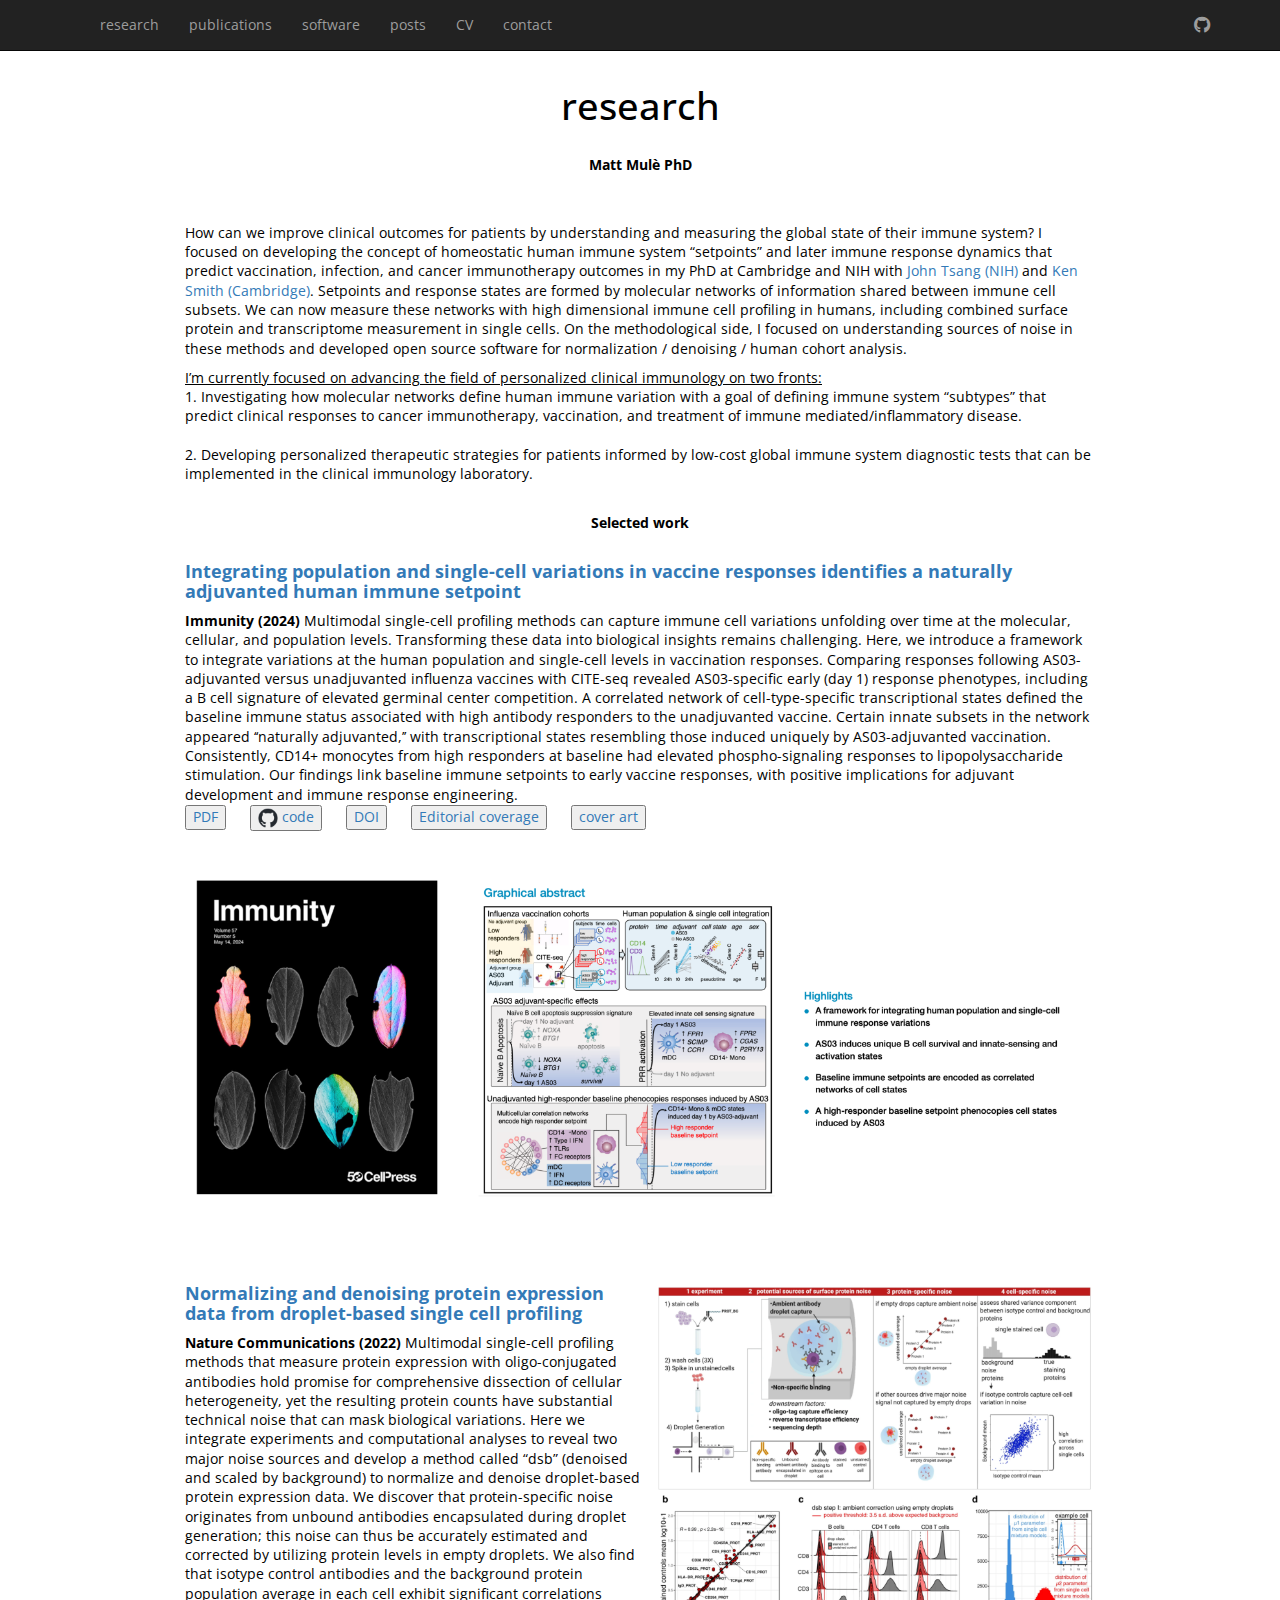
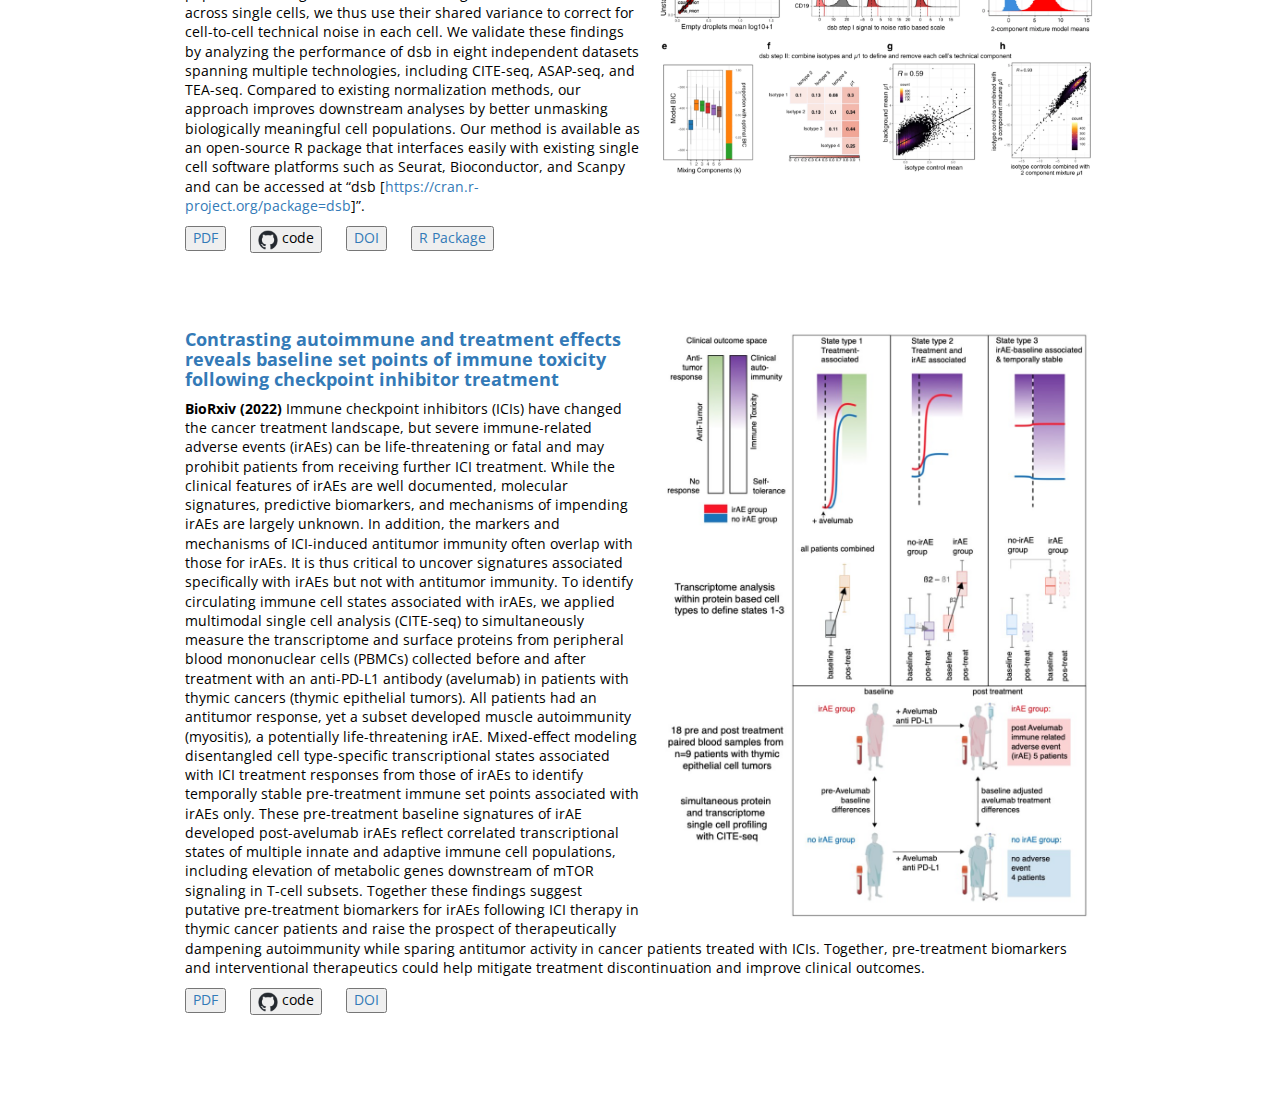
<file: docs/index.html>
<!DOCTYPE html>

<html>

<head>

<meta charset="utf-8" />
<meta name="generator" content="pandoc" />
<meta http-equiv="X-UA-Compatible" content="IE=EDGE" />




<title>research</title>

<script src="site_libs/header-attrs-2.21/header-attrs.js"></script>
<script src="site_libs/jquery-3.6.0/jquery-3.6.0.min.js"></script>
<meta name="viewport" content="width=device-width, initial-scale=1" />
<link href="site_libs/bootstrap-3.3.5/css/bootstrap.min.css" rel="stylesheet" />
<script src="site_libs/bootstrap-3.3.5/js/bootstrap.min.js"></script>
<script src="site_libs/bootstrap-3.3.5/shim/html5shiv.min.js"></script>
<script src="site_libs/bootstrap-3.3.5/shim/respond.min.js"></script>
<style>h1 {font-size: 34px;}
       h1.title {font-size: 38px;}
       h2 {font-size: 30px;}
       h3 {font-size: 24px;}
       h4 {font-size: 18px;}
       h5 {font-size: 16px;}
       h6 {font-size: 12px;}
       code {color: inherit; background-color: rgba(0, 0, 0, 0.04);}
       pre:not([class]) { background-color: white }</style>
<script src="site_libs/navigation-1.1/tabsets.js"></script>
<link href="site_libs/font-awesome-6.4.0/css/all.min.css" rel="stylesheet" />
<link href="site_libs/font-awesome-6.4.0/css/v4-shims.min.css" rel="stylesheet" />

<style type="text/css">
  code{white-space: pre-wrap;}
  span.smallcaps{font-variant: small-caps;}
  span.underline{text-decoration: underline;}
  div.column{display: inline-block; vertical-align: top; width: 50%;}
  div.hanging-indent{margin-left: 1.5em; text-indent: -1.5em;}
  ul.task-list{list-style: none;}
    </style>







<link rel="stylesheet" href="style.css" type="text/css" />



<style type = "text/css">
.main-container {
  max-width: 940px;
  margin-left: auto;
  margin-right: auto;
}
img {
  max-width:100%;
}
.tabbed-pane {
  padding-top: 12px;
}
.html-widget {
  margin-bottom: 20px;
}
button.code-folding-btn:focus {
  outline: none;
}
summary {
  display: list-item;
}
details > summary > p:only-child {
  display: inline;
}
pre code {
  padding: 0;
}
</style>


<style type="text/css">
.dropdown-submenu {
  position: relative;
}
.dropdown-submenu>.dropdown-menu {
  top: 0;
  left: 100%;
  margin-top: -6px;
  margin-left: -1px;
  border-radius: 0 6px 6px 6px;
}
.dropdown-submenu:hover>.dropdown-menu {
  display: block;
}
.dropdown-submenu>a:after {
  display: block;
  content: " ";
  float: right;
  width: 0;
  height: 0;
  border-color: transparent;
  border-style: solid;
  border-width: 5px 0 5px 5px;
  border-left-color: #cccccc;
  margin-top: 5px;
  margin-right: -10px;
}
.dropdown-submenu:hover>a:after {
  border-left-color: #adb5bd;
}
.dropdown-submenu.pull-left {
  float: none;
}
.dropdown-submenu.pull-left>.dropdown-menu {
  left: -100%;
  margin-left: 10px;
  border-radius: 6px 0 6px 6px;
}
</style>

<script type="text/javascript">
// manage active state of menu based on current page
$(document).ready(function () {
  // active menu anchor
  href = window.location.pathname
  href = href.substr(href.lastIndexOf('/') + 1)
  if (href === "")
    href = "index.html";
  var menuAnchor = $('a[href="' + href + '"]');

  // mark the anchor link active (and if it's in a dropdown, also mark that active)
  var dropdown = menuAnchor.closest('li.dropdown');
  if (window.bootstrap) { // Bootstrap 4+
    menuAnchor.addClass('active');
    dropdown.find('> .dropdown-toggle').addClass('active');
  } else { // Bootstrap 3
    menuAnchor.parent().addClass('active');
    dropdown.addClass('active');
  }

  // Navbar adjustments
  var navHeight = $(".navbar").first().height() + 15;
  var style = document.createElement('style');
  var pt = "padding-top: " + navHeight + "px; ";
  var mt = "margin-top: -" + navHeight + "px; ";
  var css = "";
  // offset scroll position for anchor links (for fixed navbar)
  for (var i = 1; i <= 6; i++) {
    css += ".section h" + i + "{ " + pt + mt + "}\n";
  }
  style.innerHTML = "body {" + pt + "padding-bottom: 40px; }\n" + css;
  document.head.appendChild(style);
});
</script>

<!-- tabsets -->

<style type="text/css">
.tabset-dropdown > .nav-tabs {
  display: inline-table;
  max-height: 500px;
  min-height: 44px;
  overflow-y: auto;
  border: 1px solid #ddd;
  border-radius: 4px;
}

.tabset-dropdown > .nav-tabs > li.active:before, .tabset-dropdown > .nav-tabs.nav-tabs-open:before {
  content: "\e259";
  font-family: 'Glyphicons Halflings';
  display: inline-block;
  padding: 10px;
  border-right: 1px solid #ddd;
}

.tabset-dropdown > .nav-tabs.nav-tabs-open > li.active:before {
  content: "\e258";
  font-family: 'Glyphicons Halflings';
  border: none;
}

.tabset-dropdown > .nav-tabs > li.active {
  display: block;
}

.tabset-dropdown > .nav-tabs > li > a,
.tabset-dropdown > .nav-tabs > li > a:focus,
.tabset-dropdown > .nav-tabs > li > a:hover {
  border: none;
  display: inline-block;
  border-radius: 4px;
  background-color: transparent;
}

.tabset-dropdown > .nav-tabs.nav-tabs-open > li {
  display: block;
  float: none;
}

.tabset-dropdown > .nav-tabs > li {
  display: none;
}
</style>

<!-- code folding -->




</head>

<body>


<div class="container-fluid main-container">




<div class="navbar navbar-inverse  navbar-fixed-top" role="navigation">
  <div class="container">
    <div class="navbar-header">
      <button type="button" class="navbar-toggle collapsed" data-toggle="collapse" data-bs-toggle="collapse" data-target="#navbar" data-bs-target="#navbar">
        <span class="icon-bar"></span>
        <span class="icon-bar"></span>
        <span class="icon-bar"></span>
      </button>
      <a class="navbar-brand" href="index.html"> </a>
    </div>
    <div id="navbar" class="navbar-collapse collapse">
      <ul class="nav navbar-nav">
        <li>
  <a href="./index.html">research</a>
</li>
<li>
  <a href="./research.html">publications</a>
</li>
<li>
  <a href="./dsb.ref.html">software</a>
</li>
<li>
  <a href="./posts.html">posts</a>
</li>
<li>
  <a href="./MatthewMule_CV_2024.pdf">CV</a>
</li>
<li>
  <a href="./contact.me.html">contact</a>
</li>
      </ul>
      <ul class="nav navbar-nav navbar-right">
        <li>
  <a href="https://github.com/MattPM">
    <span class="fa fa-github fa-lg"></span>
     
  </a>
</li>
      </ul>
    </div><!--/.nav-collapse -->
  </div><!--/.container -->
</div><!--/.navbar -->

<div id="header">



<h1 class="title toc-ignore">research</h1>

</div>


<br>
<center>
<strong>Matt Mulè PhD</strong>
</center>
<p><br> <br></p>
<p>How can we improve clinical outcomes for patients by understanding
and measuring the global state of their immune system? I focused on
developing the concept of homeostatic human immune system “setpoints”
and later immune response dynamics that predict vaccination, infection,
and cancer immunotherapy outcomes in my PhD at Cambridge and NIH with <a
href="https://medicine.yale.edu/profile/john-tsang/?tab=bio">John Tsang
(NIH)</a> and <a
href="https://www.wehi.edu.au/researcher/ken-smith/">Ken Smith
(Cambridge)</a>. Setpoints and response states are formed by molecular
networks of information shared between immune cell subsets. We can now
measure these networks with high dimensional immune cell profiling in
humans, including combined surface protein and transcriptome measurement
in single cells. On the methodological side, I focused on understanding
sources of noise in these methods and developed open source software for
normalization / denoising / human cohort analysis.</p>
<p><u>I’m currently focused on advancing the field of personalized
clinical immunology on two fronts: </u> <br> 1. Investigating how
molecular networks define human immune variation with a goal of defining
immune system “subtypes” that predict clinical responses to cancer
immunotherapy, vaccination, and treatment of immune
mediated/inflammatory disease. <br> <br> 2. Developing personalized
therapeutic strategies for patients informed by low-cost global immune
system diagnostic tests that can be implemented in the clinical
immunology laboratory.</p>
<br>
<center>
<strong>Selected work</strong>
</center>
<p><br></p>
<div
id="integrating-population-and-single-cell-variations-in-vaccine-responses-identifies-a-naturally-adjuvanted-human-immune-setpoint"
class="section level4">
<h4><a href="/man/pdf/MPM_immunity_2024.pdf"><strong>Integrating
population and single-cell variations in vaccine responses identifies a
naturally adjuvanted human immune setpoint</strong></a></h4>
<strong>Immunity (2024)</strong> Multimodal single-cell profiling
methods can capture immune cell variations unfolding over time at the
molecular, cellular, and population levels. Transforming these data into
biological insights remains challenging. Here, we introduce a framework
to integrate variations at the human population and single-cell levels
in vaccination responses. Comparing responses following AS03-adjuvanted
versus unadjuvanted influenza vaccines with CITE-seq revealed
AS03-specific early (day 1) response phenotypes, including a B cell
signature of elevated germinal center competition. A correlated network
of cell-type-specific transcriptional states defined the baseline immune
status associated with high antibody responders to the unadjuvanted
vaccine. Certain innate subsets in the network appeared ‘‘naturally
adjuvanted,’’ with transcriptional states resembling those induced
uniquely by AS03-adjuvanted vaccination. Consistently, CD14+ monocytes
from high responders at baseline had elevated phospho-signaling
responses to lipopolysaccharide stimulation. Our findings link baseline
immune setpoints to early vaccine responses, with positive implications
for adjuvant development and immune response engineering.
<div class="button-container">
<p><a href="/man/pdf/natural_adjuvant_immunity_2024.pdf">
<button>PDF</button> </a> <a href="https://niaid.github.io/fsc/">
<button><img src="man/figures/github-mark.png" width="20" alt="GitHub">
code</button> </a>
<a href="https:/doi.org/10.1016/j.immuni.2024.04.009">
<button>DOI</button> </a>
<a href="/man/pdf/immunity_2024_editorial.pdf"> <button>Editorial
coverage</button> </a>
<a href="https://twitter.com/MPMule/status/1790479570979672126">
<button>cover art</button> </a></p>
</div>
<p><br></p>
<p align="center">
<img width = "1000" src="man/figures/immunity_20243.png"/>
</p>
<p><br> <br> <br></p>
<p><img align="right"  height = "500" style="margin-left: 15px;" src="man/figures/dsb_fig1.png" /></p>
</div>
<div
id="normalizing-and-denoising-protein-expression-data-from-droplet-based-single-cell-profiling"
class="section level4">
<h4><a
href="https://www.nature.com/articles/s41467-022-29356-8"><strong>Normalizing
and denoising protein expression data from droplet-based single cell
profiling</strong></a></h4>
<p><strong>Nature Communications (2022)</strong> Multimodal single-cell
profiling methods that measure protein expression with oligo-conjugated
antibodies hold promise for comprehensive dissection of cellular
heterogeneity, yet the resulting protein counts have substantial
technical noise that can mask biological variations. Here we integrate
experiments and computational analyses to reveal two major noise sources
and develop a method called “dsb” (denoised and scaled by background) to
normalize and denoise droplet-based protein expression data. We discover
that protein-specific noise originates from unbound antibodies
encapsulated during droplet generation; this noise can thus be
accurately estimated and corrected by utilizing protein levels in empty
droplets. We also find that isotype control antibodies and the
background protein population average in each cell exhibit significant
correlations across single cells, we thus use their shared variance to
correct for cell-to-cell technical noise in each cell. We validate these
findings by analyzing the performance of dsb in eight independent
datasets spanning multiple technologies, including CITE-seq, ASAP-seq,
and TEA-seq. Compared to existing normalization methods, our approach
improves downstream analyses by better unmasking biologically meaningful
cell populations. Our method is available as an open-source R package
that interfaces easily with existing single cell software platforms such
as Seurat, Bioconductor, and Scanpy and can be accessed at “dsb [<a
href="https://cran.r-project.org/package=dsb"
class="uri">https://cran.r-project.org/package=dsb</a>]”.</p>
<div class="button-container">
<p><a href="/man/pdf/dsb_paper_2022.pdf"> <button>PDF</button> </a>
<a href="https://github.com/niaid/dsb_manuscript"> <button><a
href="https://github.com/niaid/dsb_manuscript"><img src="man/figures/github-mark.png" width="20"></a>
code </button> </a>
<a href="https://www.nature.com/articles/s41467-022-29356-8">
<button>DOI</button> </a>
<a href="https://CRAN.R-project.org/package=dsb"> <button>R
Package</button> </a></p>
</div>
<p><br> <br> <br></p>
<p><img align="right" height = "600" style="margin-left: 15px;" src="man/figures/irae_diagram.png" /></p>
</div>
<div
id="contrasting-autoimmune-and-treatment-effects-reveals-baseline-set-points-of-immune-toxicity-following-checkpoint-inhibitor-treatment"
class="section level4">
<h4><a
href="https://www.biorxiv.org/content/10.1101/2022.06.05.494592v1"><strong>Contrasting
autoimmune and treatment effects reveals baseline set points of immune
toxicity following checkpoint inhibitor treatment</strong></a></h4>
<p><strong>BioRxiv (2022)</strong> Immune checkpoint inhibitors (ICIs)
have changed the cancer treatment landscape, but severe immune-related
adverse events (irAEs) can be life-threatening or fatal and may prohibit
patients from receiving further ICI treatment. While the clinical
features of irAEs are well documented, molecular signatures, predictive
biomarkers, and mechanisms of impending irAEs are largely unknown. In
addition, the markers and mechanisms of ICI-induced antitumor immunity
often overlap with those for irAEs. It is thus critical to uncover
signatures associated specifically with irAEs but not with antitumor
immunity. To identify circulating immune cell states associated with
irAEs, we applied multimodal single cell analysis (CITE-seq) to
simultaneously measure the transcriptome and surface proteins from
peripheral blood mononuclear cells (PBMCs) collected before and after
treatment with an anti-PD-L1 antibody (avelumab) in patients with thymic
cancers (thymic epithelial tumors). All patients had an antitumor
response, yet a subset developed muscle autoimmunity (myositis), a
potentially life-threatening irAE. Mixed-effect modeling disentangled
cell type-specific transcriptional states associated with ICI treatment
responses from those of irAEs to identify temporally stable
pre-treatment immune set points associated with irAEs only. These
pre-treatment baseline signatures of irAE developed post-avelumab irAEs
reflect correlated transcriptional states of multiple innate and
adaptive immune cell populations, including elevation of metabolic genes
downstream of mTOR signaling in T-cell subsets. Together these findings
suggest putative pre-treatment biomarkers for irAEs following ICI
therapy in thymic cancer patients and raise the prospect of
therapeutically dampening autoimmunity while sparing antitumor activity
in cancer patients treated with ICIs. Together, pre-treatment biomarkers
and interventional therapeutics could help mitigate treatment
discontinuation and improve clinical outcomes.</p>
<div class="button-container">
<p><a href="https://www.biorxiv.org/content/10.1101/2022.06.05.494592v1">
<button>PDF</button> </a>
<a href="https://github.com/niaid/irae_manuscript"> <button><a
href="https://github.com/niaid/irae_manuscript"><img src="man/figures/github-mark.png" width="20"></a>
code </button> </a>
<a href="https://www.biorxiv.org/content/10.1101/2022.06.05.494592v1">
<button>DOI</button> </a></p>
</div>
<p><br></p>
</div>




</div>

<script>

// add bootstrap table styles to pandoc tables
function bootstrapStylePandocTables() {
  $('tr.odd').parent('tbody').parent('table').addClass('table table-condensed');
}
$(document).ready(function () {
  bootstrapStylePandocTables();
});


</script>

<!-- tabsets -->

<script>
$(document).ready(function () {
  window.buildTabsets("TOC");
});

$(document).ready(function () {
  $('.tabset-dropdown > .nav-tabs > li').click(function () {
    $(this).parent().toggleClass('nav-tabs-open');
  });
});
</script>

<!-- code folding -->


<!-- dynamically load mathjax for compatibility with self-contained -->
<script>
  (function () {
    var script = document.createElement("script");
    script.type = "text/javascript";
    script.src  = "https://mathjax.rstudio.com/latest/MathJax.js?config=TeX-AMS-MML_HTMLorMML";
    document.getElementsByTagName("head")[0].appendChild(script);
  })();
</script>

</body>
</html>
</file>
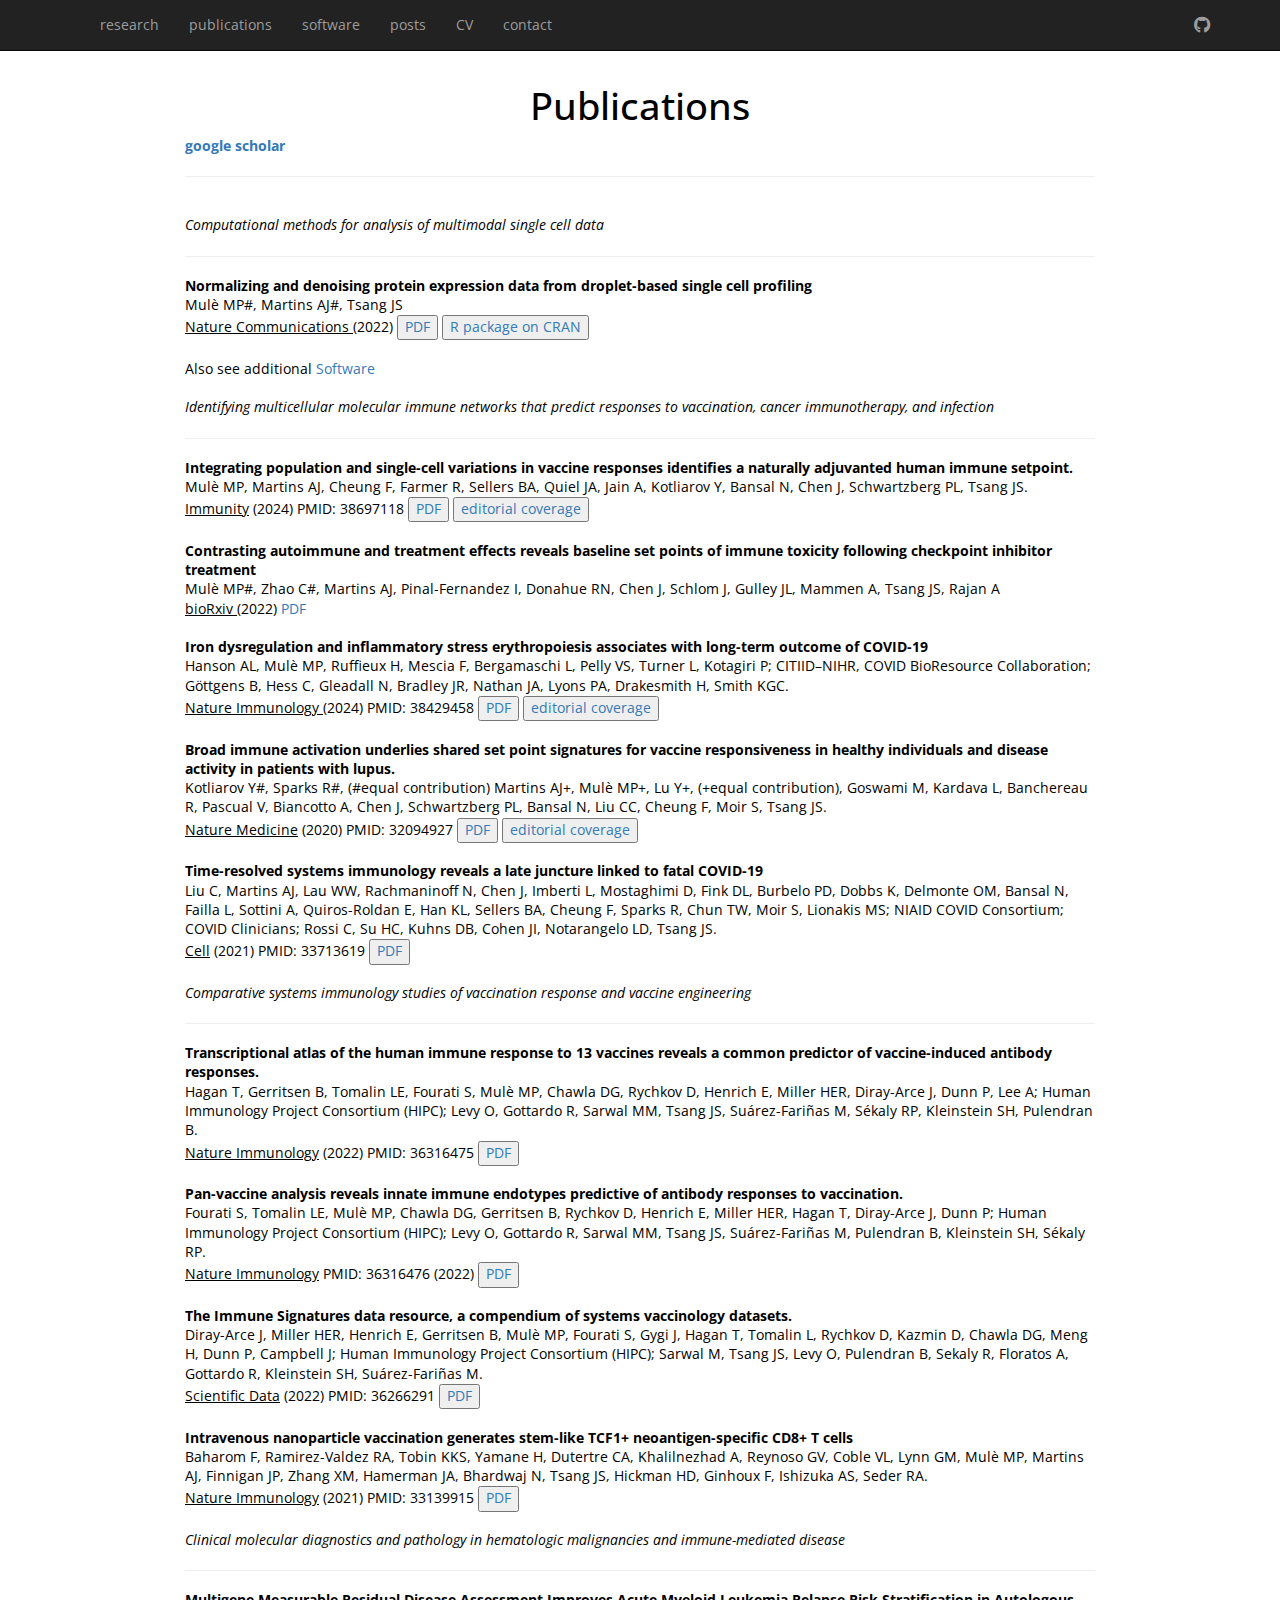
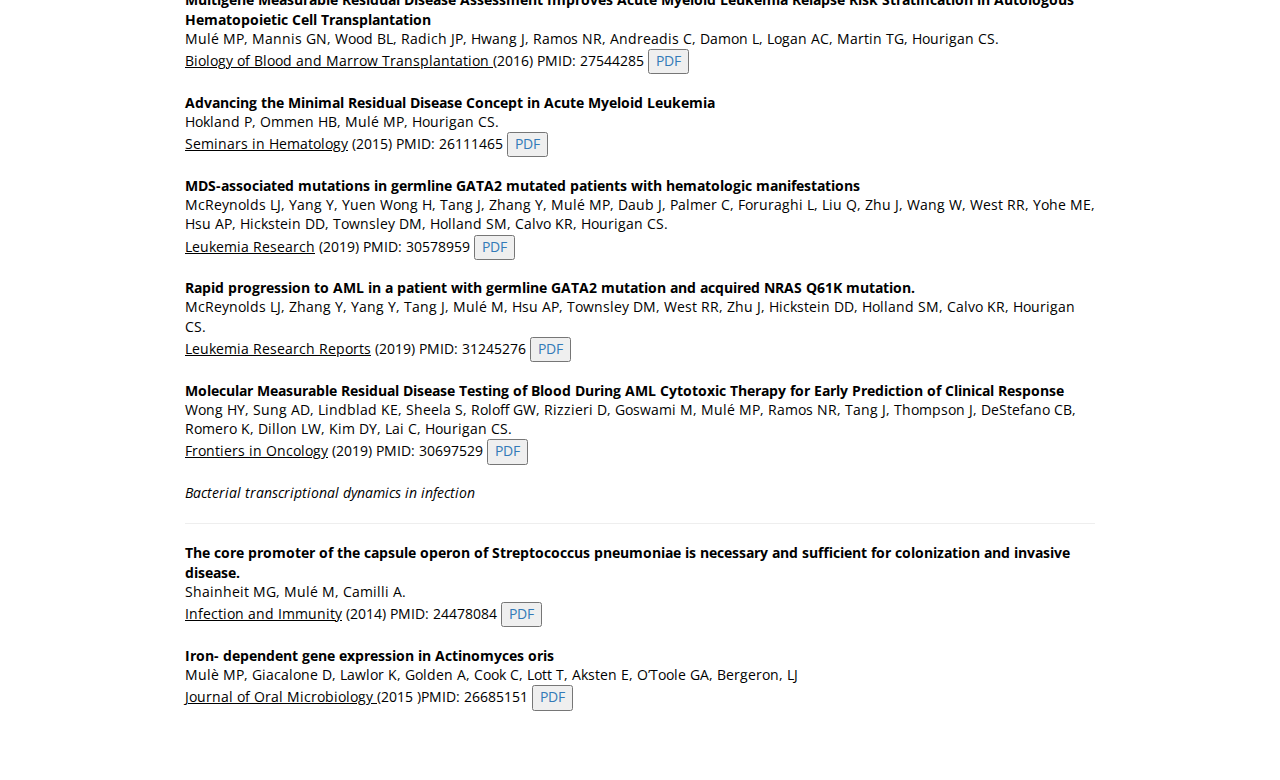
<file: docs/research.html>
<!DOCTYPE html>

<html>

<head>

<meta charset="utf-8" />
<meta name="generator" content="pandoc" />
<meta http-equiv="X-UA-Compatible" content="IE=EDGE" />




<title>Publications</title>

<script src="site_libs/header-attrs-2.21/header-attrs.js"></script>
<script src="site_libs/jquery-3.6.0/jquery-3.6.0.min.js"></script>
<meta name="viewport" content="width=device-width, initial-scale=1" />
<link href="site_libs/bootstrap-3.3.5/css/bootstrap.min.css" rel="stylesheet" />
<script src="site_libs/bootstrap-3.3.5/js/bootstrap.min.js"></script>
<script src="site_libs/bootstrap-3.3.5/shim/html5shiv.min.js"></script>
<script src="site_libs/bootstrap-3.3.5/shim/respond.min.js"></script>
<style>h1 {font-size: 34px;}
       h1.title {font-size: 38px;}
       h2 {font-size: 30px;}
       h3 {font-size: 24px;}
       h4 {font-size: 18px;}
       h5 {font-size: 16px;}
       h6 {font-size: 12px;}
       code {color: inherit; background-color: rgba(0, 0, 0, 0.04);}
       pre:not([class]) { background-color: white }</style>
<script src="site_libs/navigation-1.1/tabsets.js"></script>
<link href="site_libs/font-awesome-6.4.0/css/all.min.css" rel="stylesheet" />
<link href="site_libs/font-awesome-6.4.0/css/v4-shims.min.css" rel="stylesheet" />

<style type="text/css">
  code{white-space: pre-wrap;}
  span.smallcaps{font-variant: small-caps;}
  span.underline{text-decoration: underline;}
  div.column{display: inline-block; vertical-align: top; width: 50%;}
  div.hanging-indent{margin-left: 1.5em; text-indent: -1.5em;}
  ul.task-list{list-style: none;}
    </style>







<link rel="stylesheet" href="style.css" type="text/css" />



<style type = "text/css">
.main-container {
  max-width: 940px;
  margin-left: auto;
  margin-right: auto;
}
img {
  max-width:100%;
}
.tabbed-pane {
  padding-top: 12px;
}
.html-widget {
  margin-bottom: 20px;
}
button.code-folding-btn:focus {
  outline: none;
}
summary {
  display: list-item;
}
details > summary > p:only-child {
  display: inline;
}
pre code {
  padding: 0;
}
</style>


<style type="text/css">
.dropdown-submenu {
  position: relative;
}
.dropdown-submenu>.dropdown-menu {
  top: 0;
  left: 100%;
  margin-top: -6px;
  margin-left: -1px;
  border-radius: 0 6px 6px 6px;
}
.dropdown-submenu:hover>.dropdown-menu {
  display: block;
}
.dropdown-submenu>a:after {
  display: block;
  content: " ";
  float: right;
  width: 0;
  height: 0;
  border-color: transparent;
  border-style: solid;
  border-width: 5px 0 5px 5px;
  border-left-color: #cccccc;
  margin-top: 5px;
  margin-right: -10px;
}
.dropdown-submenu:hover>a:after {
  border-left-color: #adb5bd;
}
.dropdown-submenu.pull-left {
  float: none;
}
.dropdown-submenu.pull-left>.dropdown-menu {
  left: -100%;
  margin-left: 10px;
  border-radius: 6px 0 6px 6px;
}
</style>

<script type="text/javascript">
// manage active state of menu based on current page
$(document).ready(function () {
  // active menu anchor
  href = window.location.pathname
  href = href.substr(href.lastIndexOf('/') + 1)
  if (href === "")
    href = "index.html";
  var menuAnchor = $('a[href="' + href + '"]');

  // mark the anchor link active (and if it's in a dropdown, also mark that active)
  var dropdown = menuAnchor.closest('li.dropdown');
  if (window.bootstrap) { // Bootstrap 4+
    menuAnchor.addClass('active');
    dropdown.find('> .dropdown-toggle').addClass('active');
  } else { // Bootstrap 3
    menuAnchor.parent().addClass('active');
    dropdown.addClass('active');
  }

  // Navbar adjustments
  var navHeight = $(".navbar").first().height() + 15;
  var style = document.createElement('style');
  var pt = "padding-top: " + navHeight + "px; ";
  var mt = "margin-top: -" + navHeight + "px; ";
  var css = "";
  // offset scroll position for anchor links (for fixed navbar)
  for (var i = 1; i <= 6; i++) {
    css += ".section h" + i + "{ " + pt + mt + "}\n";
  }
  style.innerHTML = "body {" + pt + "padding-bottom: 40px; }\n" + css;
  document.head.appendChild(style);
});
</script>

<!-- tabsets -->

<style type="text/css">
.tabset-dropdown > .nav-tabs {
  display: inline-table;
  max-height: 500px;
  min-height: 44px;
  overflow-y: auto;
  border: 1px solid #ddd;
  border-radius: 4px;
}

.tabset-dropdown > .nav-tabs > li.active:before, .tabset-dropdown > .nav-tabs.nav-tabs-open:before {
  content: "\e259";
  font-family: 'Glyphicons Halflings';
  display: inline-block;
  padding: 10px;
  border-right: 1px solid #ddd;
}

.tabset-dropdown > .nav-tabs.nav-tabs-open > li.active:before {
  content: "\e258";
  font-family: 'Glyphicons Halflings';
  border: none;
}

.tabset-dropdown > .nav-tabs > li.active {
  display: block;
}

.tabset-dropdown > .nav-tabs > li > a,
.tabset-dropdown > .nav-tabs > li > a:focus,
.tabset-dropdown > .nav-tabs > li > a:hover {
  border: none;
  display: inline-block;
  border-radius: 4px;
  background-color: transparent;
}

.tabset-dropdown > .nav-tabs.nav-tabs-open > li {
  display: block;
  float: none;
}

.tabset-dropdown > .nav-tabs > li {
  display: none;
}
</style>

<!-- code folding -->




</head>

<body>


<div class="container-fluid main-container">




<div class="navbar navbar-inverse  navbar-fixed-top" role="navigation">
  <div class="container">
    <div class="navbar-header">
      <button type="button" class="navbar-toggle collapsed" data-toggle="collapse" data-bs-toggle="collapse" data-target="#navbar" data-bs-target="#navbar">
        <span class="icon-bar"></span>
        <span class="icon-bar"></span>
        <span class="icon-bar"></span>
      </button>
      <a class="navbar-brand" href="index.html"> </a>
    </div>
    <div id="navbar" class="navbar-collapse collapse">
      <ul class="nav navbar-nav">
        <li>
  <a href="./index.html">research</a>
</li>
<li>
  <a href="./research.html">publications</a>
</li>
<li>
  <a href="./dsb.ref.html">software</a>
</li>
<li>
  <a href="./posts.html">posts</a>
</li>
<li>
  <a href="./MatthewMule_CV_2024.pdf">CV</a>
</li>
<li>
  <a href="./contact.me.html">contact</a>
</li>
      </ul>
      <ul class="nav navbar-nav navbar-right">
        <li>
  <a href="https://github.com/MattPM">
    <span class="fa fa-github fa-lg"></span>
     
  </a>
</li>
      </ul>
    </div><!--/.nav-collapse -->
  </div><!--/.container -->
</div><!--/.navbar -->

<div id="header">



<h1 class="title toc-ignore">Publications</h1>

</div>


<p><strong><a
href="https://scholar.google.com/citations?user=eDbDGyIAAAAJ&amp;hl=en">google
scholar</a></strong></p>
<hr />
<br> <em>Computational methods for analysis of multimodal single cell
data</em>
<hr>
<strong>Normalizing and denoising protein expression data from
droplet-based single cell profiling</strong> <br> Mulè MP#, Martins AJ#,
Tsang JS <br> <u> Nature Communications </u> (2022)
<a href="/man/pdf/dsb_paper_2022.pdf"> <button>PDF</button> </a> </u>
<a href="https://github.com/niaid/dsb"> <button>R package on
CRAN</button> </a> <br> <br> Also see additional <a
href="https://mattpm.net/dsb.ref.html">Software</a> <br> <br>
<em>Identifying multicellular molecular immune networks that predict
responses to vaccination, cancer immunotherapy, and infection</em>
<hr>
<strong>Integrating population and single-cell variations in vaccine
responses identifies a naturally adjuvanted human immune
setpoint.</strong><br> Mulè MP, Martins AJ, Cheung F, Farmer R, Sellers
BA, Quiel JA, Jain A, Kotliarov Y, Bansal N, Chen J, Schwartzberg PL,
Tsang JS. <br> <u>Immunity</u> (2024) PMID: 38697118
<a href="/man/pdf/natural_adjuvant_immunity_2024.pdf">
<button>PDF</button> </a>
<a href="/man/pdf/immunity_2024_editorial.pdf"> <button>editorial
coverage</button> </a> <br> <br> <strong>Contrasting autoimmune and
treatment effects reveals baseline set points of immune toxicity
following checkpoint inhibitor treatment</strong> <br> Mulè MP#, Zhao
C#, Martins AJ, Pinal-Fernandez I, Donahue RN, Chen J, Schlom J, Gulley
JL, Mammen A, Tsang JS, Rajan A <br> <u>bioRxiv </u> (2022) <a
href="https://doi.org/10.1101/2022.06.05.494592">PDF</a> <br> <br>
<strong>Iron dysregulation and inflammatory stress erythropoiesis
associates with long-term outcome of COVID-19</strong> <br> Hanson AL,
Mulè MP, Ruffieux H, Mescia F, Bergamaschi L, Pelly VS, Turner L,
Kotagiri P; CITIID–NIHR, COVID BioResource Collaboration; Göttgens B,
Hess C, Gleadall N, Bradley JR, Nathan JA, Lyons PA, Drakesmith H, Smith
KGC. <br> <u> Nature Immunology </u> (2024) PMID: 38429458
<a href="/man/pdf/iron_covid_2024.pdf"> <button>PDF</button> </a>
<a href="/man/pdf/iron_covid_editorial.pdf"> <button>editorial
coverage</button> </a> <br> <br> <strong>Broad immune activation
underlies shared set point signatures for vaccine responsiveness in
healthy individuals and disease activity in patients with
lupus.</strong><br> Kotliarov Y#, Sparks R#, (#equal contribution)
Martins AJ+, Mulè MP+, Lu Y+, (+equal contribution), Goswami M, Kardava
L, Banchereau R, Pascual V, Biancotto A, Chen J, Schwartzberg PL, Bansal
N, Liu CC, Cheung F, Moir S, Tsang JS. <br> <u>Nature Medicine</u>
(2020) PMID: 32094927
<a href="/man/pdf/shared_setpoint_natmed_2020.pdf"> <button>PDF</button>
<a href="/man/pdf/shared_setpoint_editorial.pdf"> <button>editorial
coverage</button> </a> </a> <br> <br> <strong>Time-resolved systems
immunology reveals a late juncture linked to fatal COVID-19</strong>
<br> Liu C, Martins AJ, Lau WW, Rachmaninoff N, Chen J, Imberti L,
Mostaghimi D, Fink DL, Burbelo PD, Dobbs K, Delmonte OM, Bansal N,
Failla L, Sottini A, Quiros-Roldan E, Han KL, Sellers BA, Cheung F,
Sparks R, Chun TW, Moir S, Lionakis MS; NIAID COVID Consortium; COVID
Clinicians; Rossi C, Su HC, Kuhns DB, Cohen JI, Notarangelo LD, Tsang
JS. <br> <u>Cell</u> (2021) PMID: 33713619
<a href="https://www.cell.com/action/showPdf?pii=S0092-8674%2821%2900168-9">
<button>PDF</button> </a> <br> <br> <em>Comparative systems immunology
studies of vaccination response and vaccine engineering</em>
<hr>
<strong>Transcriptional atlas of the human immune response to 13
vaccines reveals a common predictor of vaccine-induced antibody
responses.</strong> <br>Hagan T, Gerritsen B, Tomalin LE, Fourati S,
Mulè MP, Chawla DG, Rychkov D, Henrich E, Miller HER, Diray-Arce J, Dunn
P, Lee A; Human Immunology Project Consortium (HIPC); Levy O, Gottardo
R, Sarwal MM, Tsang JS, Suárez-Fariñas M, Sékaly RP, Kleinstein SH,
Pulendran B. <br> <u>Nature Immunology</u> (2022) PMID: 36316475
<a href="https://pubmed.ncbi.nlm.nih.gov/36316475/">
<button>PDF</button> </a> <br> <br> <strong>Pan-vaccine analysis reveals
innate immune endotypes predictive of antibody responses to
vaccination.</strong><br> Fourati S, Tomalin LE, Mulè MP, Chawla DG,
Gerritsen B, Rychkov D, Henrich E, Miller HER, Hagan T, Diray-Arce J,
Dunn P; Human Immunology Project Consortium (HIPC); Levy O, Gottardo R,
Sarwal MM, Tsang JS, Suárez-Fariñas M, Pulendran B, Kleinstein SH,
Sékaly RP. <br> <u>Nature Immunology</u> PMID: 36316476 (2022)
<a href="https://www.ncbi.nlm.nih.gov/pmc/articles/PMC9747610/">
<button>PDF</button> </a> <br> <br> <strong>The Immune Signatures data
resource, a compendium of systems vaccinology datasets.</strong><br />
Diray-Arce J, Miller HER, Henrich E, Gerritsen B, Mulè MP, Fourati S,
Gygi J, Hagan T, Tomalin L, Rychkov D, Kazmin D, Chawla DG, Meng H, Dunn
P, Campbell J; Human Immunology Project Consortium (HIPC); Sarwal M,
Tsang JS, Levy O, Pulendran B, Sekaly R, Floratos A, Gottardo R,
Kleinstein SH, Suárez-Fariñas M. <br> <u>Scientific Data</u> (2022)
PMID: 36266291
<a href="https://www.nature.com/articles/s41597-022-01714-7">
<button>PDF</button> </a> <br> <br> <strong>Intravenous nanoparticle
vaccination generates stem-like TCF1+ neoantigen-specific CD8+ T
cells</strong> <br> Baharom F, Ramirez-Valdez RA, Tobin KKS, Yamane H,
Dutertre CA, Khalilnezhad A, Reynoso GV, Coble VL, Lynn GM, Mulè MP,
Martins AJ, Finnigan JP, Zhang XM, Hamerman JA, Bhardwaj N, Tsang JS,
Hickman HD, Ginhoux F, Ishizuka AS, Seder RA. <br> <u>Nature
Immunology</u> (2021) PMID: 33139915
<a href="/man/pdf/neoantigen_vaccine_2021.pdf"> <button>PDF</button>
</a> <br> <br> <em>Clinical molecular diagnostics and pathology in
hematologic malignancies and immune-mediated disease</em>
<hr>
<strong>Multigene Measurable Residual Disease Assessment Improves Acute
Myeloid Leukemia Relapse Risk Stratification in Autologous Hematopoietic
Cell Transplantation</strong> <br> Mulé MP, Mannis GN, Wood BL, Radich
JP, Hwang J, Ramos NR, Andreadis C, Damon L, Logan AC, Martin TG,
Hourigan CS. <br><u>Biology of Blood and Marrow Transplantation </u>
(2016) PMID: 27544285 <a href="/man/pdf/automrd_BBMT_2016.pdf">
<button>PDF</button> </a> <br> <br> <strong>Advancing the Minimal
Residual Disease Concept in Acute Myeloid Leukemia</strong> <br> Hokland
P, Ommen HB, Mulé MP, Hourigan CS. <br> <u>Seminars in Hematology</u>
(2015) PMID: 26111465
<a href="/man/pdf/advancing_mrd_seminars_hematology_2015.pdf">
<button>PDF</button> </a> <br> <br> <strong>MDS-associated mutations in
germline GATA2 mutated patients with hematologic
manifestations</strong><br> McReynolds LJ, Yang Y, Yuen Wong H, Tang J,
Zhang Y, Mulé MP, Daub J, Palmer C, Foruraghi L, Liu Q, Zhu J, Wang W,
West RR, Yohe ME, Hsu AP, Hickstein DD, Townsley DM, Holland SM, Calvo
KR, Hourigan CS. <br> <u>Leukemia Research</u> (2019) PMID: 30578959
<a href="/man/pdf/GATA2_cohort_2019.pdf"> <button>PDF</button> </a> <br>
<br> <strong>Rapid progression to AML in a patient with germline GATA2
mutation and acquired NRAS Q61K mutation.</strong> <br> McReynolds LJ,
Zhang Y, Yang Y, Tang J, Mulé M, Hsu AP, Townsley DM, West RR, Zhu J,
Hickstein DD, Holland SM, Calvo KR, Hourigan CS. <br> <u>Leukemia
Research Reports</u> (2019) PMID: 31245276
<a href="/man/pdf/GATA2_AML_2019.pdf"> <button>PDF</button> </a> <br>
<br> <strong>Molecular Measurable Residual Disease Testing of Blood
During AML Cytotoxic Therapy for Early Prediction of Clinical
Response</strong> <br> Wong HY, Sung AD, Lindblad KE, Sheela S, Roloff
GW, Rizzieri D, Goswami M, Mulé MP, Ramos NR, Tang J, Thompson J,
DeStefano CB, Romero K, Dillon LW, Kim DY, Lai C, Hourigan CS. <br>
<u>Frontiers in Oncology</u> (2019) PMID: 30697529
<a href="/man/pdf/early_mrd_frontiers_2019.pdf"> <button>PDF</button>
</a> <br> <br> <em>Bacterial transcriptional dynamics in infection</em>
<hr>
<p><strong>The core promoter of the capsule operon of Streptococcus
pneumoniae is necessary and sufficient for colonization and invasive
disease.</strong><br> Shainheit MG, Mulé M, Camilli A. <br> <u>Infection
and Immunity</u> (2014) PMID: 24478084
<a href="https://www.ncbi.nlm.nih.gov/pmc/articles/PMC3911406/pdf/zii694.pdf">
<button>PDF</button> </a> <br> <br> <strong>Iron- dependent gene
expression in Actinomyces oris</strong> <br> Mulè MP, Giacalone D,
Lawlor K, Golden A, Cook C, Lott T, Aksten E, O’Toole GA, Bergeron, LJ
<br> <u> Journal of Oral Microbiology </u> (2015 )PMID: 26685151
<a href="https://www.ncbi.nlm.nih.gov/pmc/articles/PMC4684579/pdf/JOM-7-29800.pdf">
<button>PDF</button> </a> <br> <br></p>




</div>

<script>

// add bootstrap table styles to pandoc tables
function bootstrapStylePandocTables() {
  $('tr.odd').parent('tbody').parent('table').addClass('table table-condensed');
}
$(document).ready(function () {
  bootstrapStylePandocTables();
});


</script>

<!-- tabsets -->

<script>
$(document).ready(function () {
  window.buildTabsets("TOC");
});

$(document).ready(function () {
  $('.tabset-dropdown > .nav-tabs > li').click(function () {
    $(this).parent().toggleClass('nav-tabs-open');
  });
});
</script>

<!-- code folding -->


<!-- dynamically load mathjax for compatibility with self-contained -->
<script>
  (function () {
    var script = document.createElement("script");
    script.type = "text/javascript";
    script.src  = "https://mathjax.rstudio.com/latest/MathJax.js?config=TeX-AMS-MML_HTMLorMML";
    document.getElementsByTagName("head")[0].appendChild(script);
  })();
</script>

</body>
</html>
</file>
<file: docs/style.css>
@import url('https://fonts.googleapis.com/css2?family=Open+Sans:ital,wght@0,400;0,700;1,400&display=swap');

 /*------------- Whole Document---------------- */

body {
    font-family: 'Open Sans';
    font-size: 13.5px;
    color: #000000;
}


/* link hover effect */
a:hover {
    color: orange;
}

h1 {
  text-align: center;
}

button-container {
  display: flex; /* Use flexbox - row */
}

.button-container button {
  margin-right: 20px; /* spacing bet. buttons */
}
</file>
<file: docs/site_libs/font-awesome-6.4.0/css/v4-shims.min.css>
/*!
 * Font Awesome Free 6.4.0 by @fontawesome - https://fontawesome.com
 * License - https://fontawesome.com/license/free (Icons: CC BY 4.0, Fonts: SIL OFL 1.1, Code: MIT License)
 * Copyright 2023 Fonticons, Inc.
 */
.fa.fa-glass:before{content:"\f000"}.fa.fa-envelope-o{font-family:"Font Awesome 6 Free";font-weight:400}.fa.fa-envelope-o:before{content:"\f0e0"}.fa.fa-star-o{font-family:"Font Awesome 6 Free";font-weight:400}.fa.fa-star-o:before{content:"\f005"}.fa.fa-close:before,.fa.fa-remove:before{content:"\f00d"}.fa.fa-gear:before{content:"\f013"}.fa.fa-trash-o{font-family:"Font Awesome 6 Free";font-weight:400}.fa.fa-trash-o:before{content:"\f2ed"}.fa.fa-home:before{content:"\f015"}.fa.fa-file-o{font-family:"Font Awesome 6 Free";font-weight:400}.fa.fa-file-o:before{content:"\f15b"}.fa.fa-clock-o{font-family:"Font Awesome 6 Free";font-weight:400}.fa.fa-clock-o:before{content:"\f017"}.fa.fa-arrow-circle-o-down{font-family:"Font Awesome 6 Free";font-weight:400}.fa.fa-arrow-circle-o-down:before{content:"\f358"}.fa.fa-arrow-circle-o-up{font-family:"Font Awesome 6 Free";font-weight:400}.fa.fa-arrow-circle-o-up:before{content:"\f35b"}.fa.fa-play-circle-o{font-family:"Font Awesome 6 Free";font-weight:400}.fa.fa-play-circle-o:before{content:"\f144"}.fa.fa-repeat:before,.fa.fa-rotate-right:before{content:"\f01e"}.fa.fa-refresh:before{content:"\f021"}.fa.fa-list-alt{font-family:"Font Awesome 6 Free";font-weight:400}.fa.fa-list-alt:before{content:"\f022"}.fa.fa-dedent:before{content:"\f03b"}.fa.fa-video-camera:before{content:"\f03d"}.fa.fa-picture-o{font-family:"Font Awesome 6 Free";font-weight:400}.fa.fa-picture-o:before{content:"\f03e"}.fa.fa-photo{font-family:"Font Awesome 6 Free";font-weight:400}.fa.fa-photo:before{content:"\f03e"}.fa.fa-image{font-family:"Font Awesome 6 Free";font-weight:400}.fa.fa-image:before{content:"\f03e"}.fa.fa-map-marker:before{content:"\f3c5"}.fa.fa-pencil-square-o{font-family:"Font Awesome 6 Free";font-weight:400}.fa.fa-pencil-square-o:before{content:"\f044"}.fa.fa-edit{font-family:"Font Awesome 6 Free";font-weight:400}.fa.fa-edit:before{content:"\f044"}.fa.fa-share-square-o:before{content:"\f14d"}.fa.fa-check-square-o{font-family:"Font Awesome 6 Free";font-weight:400}.fa.fa-check-square-o:before{content:"\f14a"}.fa.fa-arrows:before{content:"\f0b2"}.fa.fa-times-circle-o{font-family:"Font Awesome 6 Free";font-weight:400}.fa.fa-times-circle-o:before{content:"\f057"}.fa.fa-check-circle-o{font-family:"Font Awesome 6 Free";font-weight:400}.fa.fa-check-circle-o:before{content:"\f058"}.fa.fa-mail-forward:before{content:"\f064"}.fa.fa-expand:before{content:"\f424"}.fa.fa-compress:before{content:"\f422"}.fa.fa-eye,.fa.fa-eye-slash{font-family:"Font Awesome 6 Free";font-weight:400}.fa.fa-warning:before{content:"\f071"}.fa.fa-calendar:before{content:"\f073"}.fa.fa-arrows-v:before{content:"\f338"}.fa.fa-arrows-h:before{content:"\f337"}.fa.fa-bar-chart-o:before,.fa.fa-bar-chart:before{content:"\e0e3"}.fa.fa-twitter-square{font-family:"Font Awesome 6 Brands";font-weight:400}.fa.fa-twitter-square:before{content:"\f081"}.fa.fa-facebook-square{font-family:"Font Awesome 6 Brands";font-weight:400}.fa.fa-facebook-square:before{content:"\f082"}.fa.fa-gears:before{content:"\f085"}.fa.fa-thumbs-o-up{font-family:"Font Awesome 6 Free";font-weight:400}.fa.fa-thumbs-o-up:before{content:"\f164"}.fa.fa-thumbs-o-down{font-family:"Font Awesome 6 Free";font-weight:400}.fa.fa-thumbs-o-down:before{content:"\f165"}.fa.fa-heart-o{font-family:"Font Awesome 6 Free";font-weight:400}.fa.fa-heart-o:before{content:"\f004"}.fa.fa-sign-out:before{content:"\f2f5"}.fa.fa-linkedin-square{font-family:"Font Awesome 6 Brands";font-weight:400}.fa.fa-linkedin-square:before{content:"\f08c"}.fa.fa-thumb-tack:before{content:"\f08d"}.fa.fa-external-link:before{content:"\f35d"}.fa.fa-sign-in:before{content:"\f2f6"}.fa.fa-github-square{font-family:"Font Awesome 6 Brands";font-weight:400}.fa.fa-github-square:before{content:"\f092"}.fa.fa-lemon-o{font-family:"Font Awesome 6 Free";font-weight:400}.fa.fa-lemon-o:before{content:"\f094"}.fa.fa-square-o{font-family:"Font Awesome 6 Free";font-weight:400}.fa.fa-square-o:before{content:"\f0c8"}.fa.fa-bookmark-o{font-family:"Font Awesome 6 Free";font-weight:400}.fa.fa-bookmark-o:before{content:"\f02e"}.fa.fa-facebook,.fa.fa-twitter{font-family:"Font Awesome 6 Brands";font-weight:400}.fa.fa-facebook:before{content:"\f39e"}.fa.fa-facebook-f{font-family:"Font Awesome 6 Brands";font-weight:400}.fa.fa-facebook-f:before{content:"\f39e"}.fa.fa-github{font-family:"Font Awesome 6 Brands";font-weight:400}.fa.fa-credit-card{font-family:"Font Awesome 6 Free";font-weight:400}.fa.fa-feed:before{content:"\f09e"}.fa.fa-hdd-o{font-family:"Font Awesome 6 Free";font-weight:400}.fa.fa-hdd-o:before{content:"\f0a0"}.fa.fa-hand-o-right{font-family:"Font Awesome 6 Free";font-weight:400}.fa.fa-hand-o-right:before{content:"\f0a4"}.fa.fa-hand-o-left{font-family:"Font Awesome 6 Free";font-weight:400}.fa.fa-hand-o-left:before{content:"\f0a5"}.fa.fa-hand-o-up{font-family:"Font Awesome 6 Free";font-weight:400}.fa.fa-hand-o-up:before{content:"\f0a6"}.fa.fa-hand-o-down{font-family:"Font Awesome 6 Free";font-weight:400}.fa.fa-hand-o-down:before{content:"\f0a7"}.fa.fa-globe:before{content:"\f57d"}.fa.fa-tasks:before{content:"\f828"}.fa.fa-arrows-alt:before{content:"\f31e"}.fa.fa-group:before{content:"\f0c0"}.fa.fa-chain:before{content:"\f0c1"}.fa.fa-cut:before{content:"\f0c4"}.fa.fa-files-o{font-family:"Font Awesome 6 Free";font-weight:400}.fa.fa-files-o:before{content:"\f0c5"}.fa.fa-floppy-o{font-family:"Font Awesome 6 Free";font-weight:400}.fa.fa-floppy-o:before{content:"\f0c7"}.fa.fa-save{font-family:"Font Awesome 6 Free";font-weight:400}.fa.fa-save:before{content:"\f0c7"}.fa.fa-navicon:before,.fa.fa-reorder:before{content:"\f0c9"}.fa.fa-magic:before{content:"\e2ca"}.fa.fa-pinterest,.fa.fa-pinterest-square{font-family:"Font Awesome 6 Brands";font-weight:400}.fa.fa-pinterest-square:before{content:"\f0d3"}.fa.fa-google-plus-square{font-family:"Font Awesome 6 Brands";font-weight:400}.fa.fa-google-plus-square:before{content:"\f0d4"}.fa.fa-google-plus{font-family:"Font Awesome 6 Brands";font-weight:400}.fa.fa-google-plus:before{content:"\f0d5"}.fa.fa-money:before{content:"\f3d1"}.fa.fa-unsorted:before{content:"\f0dc"}.fa.fa-sort-desc:before{content:"\f0dd"}.fa.fa-sort-asc:before{content:"\f0de"}.fa.fa-linkedin{font-family:"Font Awesome 6 Brands";font-weight:400}.fa.fa-linkedin:before{content:"\f0e1"}.fa.fa-rotate-left:before{content:"\f0e2"}.fa.fa-legal:before{content:"\f0e3"}.fa.fa-dashboard:before,.fa.fa-tachometer:before{content:"\f625"}.fa.fa-comment-o{font-family:"Font Awesome 6 Free";font-weight:400}.fa.fa-comment-o:before{content:"\f075"}.fa.fa-comments-o{font-family:"Font Awesome 6 Free";font-weight:400}.fa.fa-comments-o:before{content:"\f086"}.fa.fa-flash:before{content:"\f0e7"}.fa.fa-clipboard:before{content:"\f0ea"}.fa.fa-lightbulb-o{font-family:"Font Awesome 6 Free";font-weight:400}.fa.fa-lightbulb-o:before{content:"\f0eb"}.fa.fa-exchange:before{content:"\f362"}.fa.fa-cloud-download:before{content:"\f0ed"}.fa.fa-cloud-upload:before{content:"\f0ee"}.fa.fa-bell-o{font-family:"Font Awesome 6 Free";font-weight:400}.fa.fa-bell-o:before{content:"\f0f3"}.fa.fa-cutlery:before{content:"\f2e7"}.fa.fa-file-text-o{font-family:"Font Awesome 6 Free";font-weight:400}.fa.fa-file-text-o:before{content:"\f15c"}.fa.fa-building-o{font-family:"Font Awesome 6 Free";font-weight:400}.fa.fa-building-o:before{content:"\f1ad"}.fa.fa-hospital-o{font-family:"Font Awesome 6 Free";font-weight:400}.fa.fa-hospital-o:before{content:"\f0f8"}.fa.fa-tablet:before{content:"\f3fa"}.fa.fa-mobile-phone:before,.fa.fa-mobile:before{content:"\f3cd"}.fa.fa-circle-o{font-family:"Font Awesome 6 Free";font-weight:400}.fa.fa-circle-o:before{content:"\f111"}.fa.fa-mail-reply:before{content:"\f3e5"}.fa.fa-github-alt{font-family:"Font Awesome 6 Brands";font-weight:400}.fa.fa-folder-o{font-family:"Font Awesome 6 Free";font-weight:400}.fa.fa-folder-o:before{content:"\f07b"}.fa.fa-folder-open-o{font-family:"Font Awesome 6 Free";font-weight:400}.fa.fa-folder-open-o:before{content:"\f07c"}.fa.fa-smile-o{font-family:"Font Awesome 6 Free";font-weight:400}.fa.fa-smile-o:before{content:"\f118"}.fa.fa-frown-o{font-family:"Font Awesome 6 Free";font-weight:400}.fa.fa-frown-o:before{content:"\f119"}.fa.fa-meh-o{font-family:"Font Awesome 6 Free";font-weight:400}.fa.fa-meh-o:before{content:"\f11a"}.fa.fa-keyboard-o{font-family:"Font Awesome 6 Free";font-weight:400}.fa.fa-keyboard-o:before{content:"\f11c"}.fa.fa-flag-o{font-family:"Font Awesome 6 Free";font-weight:400}.fa.fa-flag-o:before{content:"\f024"}.fa.fa-mail-reply-all:before{content:"\f122"}.fa.fa-star-half-o{font-family:"Font Awesome 6 Free";font-weight:400}.fa.fa-star-half-o:before{content:"\f5c0"}.fa.fa-star-half-empty{font-family:"Font Awesome 6 Free";font-weight:400}.fa.fa-star-half-empty:before{content:"\f5c0"}.fa.fa-star-half-full{font-family:"Font Awesome 6 Free";font-weight:400}.fa.fa-star-half-full:before{content:"\f5c0"}.fa.fa-code-fork:before{content:"\f126"}.fa.fa-chain-broken:before,.fa.fa-unlink:before{content:"\f127"}.fa.fa-calendar-o{font-family:"Font Awesome 6 Free";font-weight:400}.fa.fa-calendar-o:before{content:"\f133"}.fa.fa-css3,.fa.fa-html5,.fa.fa-maxcdn{font-family:"Font Awesome 6 Brands";font-weight:400}.fa.fa-unlock-alt:before{content:"\f09c"}.fa.fa-minus-square-o{font-family:"Font Awesome 6 Free";font-weight:400}.fa.fa-minus-square-o:before{content:"\f146"}.fa.fa-level-up:before{content:"\f3bf"}.fa.fa-level-down:before{content:"\f3be"}.fa.fa-pencil-square:before{content:"\f14b"}.fa.fa-external-link-square:before{content:"\f360"}.fa.fa-compass{font-family:"Font Awesome 6 Free";font-weight:400}.fa.fa-caret-square-o-down{font-family:"Font Awesome 6 Free";font-weight:400}.fa.fa-caret-square-o-down:before{content:"\f150"}.fa.fa-toggle-down{font-family:"Font Awesome 6 Free";font-weight:400}.fa.fa-toggle-down:before{content:"\f150"}.fa.fa-caret-square-o-up{font-family:"Font Awesome 6 Free";font-weight:400}.fa.fa-caret-square-o-up:before{content:"\f151"}.fa.fa-toggle-up{font-family:"Font Awesome 6 Free";font-weight:400}.fa.fa-toggle-up:before{content:"\f151"}.fa.fa-caret-square-o-right{font-family:"Font Awesome 6 Free";font-weight:400}.fa.fa-caret-square-o-right:before{content:"\f152"}.fa.fa-toggle-right{font-family:"Font Awesome 6 Free";font-weight:400}.fa.fa-toggle-right:before{content:"\f152"}.fa.fa-eur:before,.fa.fa-euro:before{content:"\f153"}.fa.fa-gbp:before{content:"\f154"}.fa.fa-dollar:before,.fa.fa-usd:before{content:"\24"}.fa.fa-inr:before,.fa.fa-rupee:before{content:"\e1bc"}.fa.fa-cny:before,.fa.fa-jpy:before,.fa.fa-rmb:before,.fa.fa-yen:before{content:"\f157"}.fa.fa-rouble:before,.fa.fa-rub:before,.fa.fa-ruble:before{content:"\f158"}.fa.fa-krw:before,.fa.fa-won:before{content:"\f159"}.fa.fa-bitcoin,.fa.fa-btc{font-family:"Font Awesome 6 Brands";font-weight:400}.fa.fa-bitcoin:before{content:"\f15a"}.fa.fa-file-text:before{content:"\f15c"}.fa.fa-sort-alpha-asc:before{content:"\f15d"}.fa.fa-sort-alpha-desc:before{content:"\f881"}.fa.fa-sort-amount-asc:before{content:"\f884"}.fa.fa-sort-amount-desc:before{content:"\f160"}.fa.fa-sort-numeric-asc:before{content:"\f162"}.fa.fa-sort-numeric-desc:before{content:"\f886"}.fa.fa-youtube-square{font-family:"Font Awesome 6 Brands";font-weight:400}.fa.fa-youtube-square:before{content:"\f431"}.fa.fa-xing,.fa.fa-xing-square,.fa.fa-youtube{font-family:"Font Awesome 6 Brands";font-weight:400}.fa.fa-xing-square:before{content:"\f169"}.fa.fa-youtube-play{font-family:"Font Awesome 6 Brands";font-weight:400}.fa.fa-youtube-play:before{content:"\f167"}.fa.fa-adn,.fa.fa-bitbucket,.fa.fa-bitbucket-square,.fa.fa-dropbox,.fa.fa-flickr,.fa.fa-instagram,.fa.fa-stack-overflow{font-family:"Font Awesome 6 Brands";font-weight:400}.fa.fa-bitbucket-square:before{content:"\f171"}.fa.fa-tumblr,.fa.fa-tumblr-square{font-family:"Font Awesome 6 Brands";font-weight:400}.fa.fa-tumblr-square:before{content:"\f174"}.fa.fa-long-arrow-down:before{content:"\f309"}.fa.fa-long-arrow-up:before{content:"\f30c"}.fa.fa-long-arrow-left:before{content:"\f30a"}.fa.fa-long-arrow-right:before{content:"\f30b"}.fa.fa-android,.fa.fa-apple,.fa.fa-dribbble,.fa.fa-foursquare,.fa.fa-gittip,.fa.fa-gratipay,.fa.fa-linux,.fa.fa-skype,.fa.fa-trello,.fa.fa-windows{font-family:"Font Awesome 6 Brands";font-weight:400}.fa.fa-gittip:before{content:"\f184"}.fa.fa-sun-o{font-family:"Font Awesome 6 Free";font-weight:400}.fa.fa-sun-o:before{content:"\f185"}.fa.fa-moon-o{font-family:"Font Awesome 6 Free";font-weight:400}.fa.fa-moon-o:before{content:"\f186"}.fa.fa-pagelines,.fa.fa-renren,.fa.fa-stack-exchange,.fa.fa-vk,.fa.fa-weibo{font-family:"Font Awesome 6 Brands";font-weight:400}.fa.fa-arrow-circle-o-right{font-family:"Font Awesome 6 Free";font-weight:400}.fa.fa-arrow-circle-o-right:before{content:"\f35a"}.fa.fa-arrow-circle-o-left{font-family:"Font Awesome 6 Free";font-weight:400}.fa.fa-arrow-circle-o-left:before{content:"\f359"}.fa.fa-caret-square-o-left{font-family:"Font Awesome 6 Free";font-weight:400}.fa.fa-caret-square-o-left:before{content:"\f191"}.fa.fa-toggle-left{font-family:"Font Awesome 6 Free";font-weight:400}.fa.fa-toggle-left:before{content:"\f191"}.fa.fa-dot-circle-o{font-family:"Font Awesome 6 Free";font-weight:400}.fa.fa-dot-circle-o:before{content:"\f192"}.fa.fa-vimeo-square{font-family:"Font Awesome 6 Brands";font-weight:400}.fa.fa-vimeo-square:before{content:"\f194"}.fa.fa-try:before,.fa.fa-turkish-lira:before{content:"\e2bb"}.fa.fa-plus-square-o{font-family:"Font Awesome 6 Free";font-weight:400}.fa.fa-plus-square-o:before{content:"\f0fe"}.fa.fa-openid,.fa.fa-slack,.fa.fa-wordpress{font-family:"Font Awesome 6 Brands";font-weight:400}.fa.fa-bank:before,.fa.fa-institution:before{content:"\f19c"}.fa.fa-mortar-board:before{content:"\f19d"}.fa.fa-google,.fa.fa-reddit,.fa.fa-reddit-square,.fa.fa-yahoo{font-family:"Font Awesome 6 Brands";font-weight:400}.fa.fa-reddit-square:before{content:"\f1a2"}.fa.fa-behance,.fa.fa-behance-square,.fa.fa-delicious,.fa.fa-digg,.fa.fa-drupal,.fa.fa-joomla,.fa.fa-pied-piper-alt,.fa.fa-pied-piper-pp,.fa.fa-stumbleupon,.fa.fa-stumbleupon-circle{font-family:"Font Awesome 6 Brands";font-weight:400}.fa.fa-behance-square:before{content:"\f1b5"}.fa.fa-steam,.fa.fa-steam-square{font-family:"Font Awesome 6 Brands";font-weight:400}.fa.fa-steam-square:before{content:"\f1b7"}.fa.fa-automobile:before{content:"\f1b9"}.fa.fa-cab:before{content:"\f1ba"}.fa.fa-deviantart,.fa.fa-soundcloud,.fa.fa-spotify{font-family:"Font Awesome 6 Brands";font-weight:400}.fa.fa-file-pdf-o{font-family:"Font Awesome 6 Free";font-weight:400}.fa.fa-file-pdf-o:before{content:"\f1c1"}.fa.fa-file-word-o{font-family:"Font Awesome 6 Free";font-weight:400}.fa.fa-file-word-o:before{content:"\f1c2"}.fa.fa-file-excel-o{font-family:"Font Awesome 6 Free";font-weight:400}.fa.fa-file-excel-o:before{content:"\f1c3"}.fa.fa-file-powerpoint-o{font-family:"Font Awesome 6 Free";font-weight:400}.fa.fa-file-powerpoint-o:before{content:"\f1c4"}.fa.fa-file-image-o{font-family:"Font Awesome 6 Free";font-weight:400}.fa.fa-file-image-o:before{content:"\f1c5"}.fa.fa-file-photo-o{font-family:"Font Awesome 6 Free";font-weight:400}.fa.fa-file-photo-o:before{content:"\f1c5"}.fa.fa-file-picture-o{font-family:"Font Awesome 6 Free";font-weight:400}.fa.fa-file-picture-o:before{content:"\f1c5"}.fa.fa-file-archive-o{font-family:"Font Awesome 6 Free";font-weight:400}.fa.fa-file-archive-o:before{content:"\f1c6"}.fa.fa-file-zip-o{font-family:"Font Awesome 6 Free";font-weight:400}.fa.fa-file-zip-o:before{content:"\f1c6"}.fa.fa-file-audio-o{font-family:"Font Awesome 6 Free";font-weight:400}.fa.fa-file-audio-o:before{content:"\f1c7"}.fa.fa-file-sound-o{font-family:"Font Awesome 6 Free";font-weight:400}.fa.fa-file-sound-o:before{content:"\f1c7"}.fa.fa-file-video-o{font-family:"Font Awesome 6 Free";font-weight:400}.fa.fa-file-video-o:before{content:"\f1c8"}.fa.fa-file-movie-o{font-family:"Font Awesome 6 Free";font-weight:400}.fa.fa-file-movie-o:before{content:"\f1c8"}.fa.fa-file-code-o{font-family:"Font Awesome 6 Free";font-weight:400}.fa.fa-file-code-o:before{content:"\f1c9"}.fa.fa-codepen,.fa.fa-jsfiddle,.fa.fa-vine{font-family:"Font Awesome 6 Brands";font-weight:400}.fa.fa-life-bouy:before,.fa.fa-life-buoy:before,.fa.fa-life-saver:before,.fa.fa-support:before{content:"\f1cd"}.fa.fa-circle-o-notch:before{content:"\f1ce"}.fa.fa-ra,.fa.fa-rebel{font-family:"Font Awesome 6 Brands";font-weight:400}.fa.fa-ra:before{content:"\f1d0"}.fa.fa-resistance{font-family:"Font Awesome 6 Brands";font-weight:400}.fa.fa-resistance:before{content:"\f1d0"}.fa.fa-empire,.fa.fa-ge{font-family:"Font Awesome 6 Brands";font-weight:400}.fa.fa-ge:before{content:"\f1d1"}.fa.fa-git-square{font-family:"Font Awesome 6 Brands";font-weight:400}.fa.fa-git-square:before{content:"\f1d2"}.fa.fa-git,.fa.fa-hacker-news,.fa.fa-y-combinator-square{font-family:"Font Awesome 6 Brands";font-weight:400}.fa.fa-y-combinator-square:before{content:"\f1d4"}.fa.fa-yc-square{font-family:"Font Awesome 6 Brands";font-weight:400}.fa.fa-yc-square:before{content:"\f1d4"}.fa.fa-qq,.fa.fa-tencent-weibo,.fa.fa-wechat,.fa.fa-weixin{font-family:"Font Awesome 6 Brands";font-weight:400}.fa.fa-wechat:before{content:"\f1d7"}.fa.fa-send:before{content:"\f1d8"}.fa.fa-paper-plane-o{font-family:"Font Awesome 6 Free";font-weight:400}.fa.fa-paper-plane-o:before{content:"\f1d8"}.fa.fa-send-o{font-family:"Font Awesome 6 Free";font-weight:400}.fa.fa-send-o:before{content:"\f1d8"}.fa.fa-circle-thin{font-family:"Font Awesome 6 Free";font-weight:400}.fa.fa-circle-thin:before{content:"\f111"}.fa.fa-header:before{content:"\f1dc"}.fa.fa-futbol-o{font-family:"Font Awesome 6 Free";font-weight:400}.fa.fa-futbol-o:before{content:"\f1e3"}.fa.fa-soccer-ball-o{font-family:"Font Awesome 6 Free";font-weight:400}.fa.fa-soccer-ball-o:before{content:"\f1e3"}.fa.fa-slideshare,.fa.fa-twitch,.fa.fa-yelp{font-family:"Font Awesome 6 Brands";font-weight:400}.fa.fa-newspaper-o{font-family:"Font Awesome 6 Free";font-weight:400}.fa.fa-newspaper-o:before{content:"\f1ea"}.fa.fa-cc-amex,.fa.fa-cc-discover,.fa.fa-cc-mastercard,.fa.fa-cc-paypal,.fa.fa-cc-stripe,.fa.fa-cc-visa,.fa.fa-google-wallet,.fa.fa-paypal{font-family:"Font Awesome 6 Brands";font-weight:400}.fa.fa-bell-slash-o{font-family:"Font Awesome 6 Free";font-weight:400}.fa.fa-bell-slash-o:before{content:"\f1f6"}.fa.fa-trash:before{content:"\f2ed"}.fa.fa-copyright{font-family:"Font Awesome 6 Free";font-weight:400}.fa.fa-eyedropper:before{content:"\f1fb"}.fa.fa-area-chart:before{content:"\f1fe"}.fa.fa-pie-chart:before{content:"\f200"}.fa.fa-line-chart:before{content:"\f201"}.fa.fa-lastfm,.fa.fa-lastfm-square{font-family:"Font Awesome 6 Brands";font-weight:400}.fa.fa-lastfm-square:before{content:"\f203"}.fa.fa-angellist,.fa.fa-ioxhost{font-family:"Font Awesome 6 Brands";font-weight:400}.fa.fa-cc{font-family:"Font Awesome 6 Free";font-weight:400}.fa.fa-cc:before{content:"\f20a"}.fa.fa-ils:before,.fa.fa-shekel:before,.fa.fa-sheqel:before{content:"\f20b"}.fa.fa-buysellads,.fa.fa-connectdevelop,.fa.fa-dashcube,.fa.fa-forumbee,.fa.fa-leanpub,.fa.fa-sellsy,.fa.fa-shirtsinbulk,.fa.fa-simplybuilt,.fa.fa-skyatlas{font-family:"Font Awesome 6 Brands";font-weight:400}.fa.fa-diamond{font-family:"Font Awesome 6 Free";font-weight:400}.fa.fa-diamond:before{content:"\f3a5"}.fa.fa-intersex:before,.fa.fa-transgender:before{content:"\f224"}.fa.fa-transgender-alt:before{content:"\f225"}.fa.fa-facebook-official{font-family:"Font Awesome 6 Brands";font-weight:400}.fa.fa-facebook-official:before{content:"\f09a"}.fa.fa-pinterest-p,.fa.fa-whatsapp{font-family:"Font Awesome 6 Brands";font-weight:400}.fa.fa-hotel:before{content:"\f236"}.fa.fa-medium,.fa.fa-viacoin,.fa.fa-y-combinator,.fa.fa-yc{font-family:"Font Awesome 6 Brands";font-weight:400}.fa.fa-yc:before{content:"\f23b"}.fa.fa-expeditedssl,.fa.fa-opencart,.fa.fa-optin-monster{font-family:"Font Awesome 6 Brands";font-weight:400}.fa.fa-battery-4:before,.fa.fa-battery:before{content:"\f240"}.fa.fa-battery-3:before{content:"\f241"}.fa.fa-battery-2:before{content:"\f242"}.fa.fa-battery-1:before{content:"\f243"}.fa.fa-battery-0:before{content:"\f244"}.fa.fa-object-group,.fa.fa-object-ungroup,.fa.fa-sticky-note-o{font-family:"Font Awesome 6 Free";font-weight:400}.fa.fa-sticky-note-o:before{content:"\f249"}.fa.fa-cc-diners-club,.fa.fa-cc-jcb{font-family:"Font Awesome 6 Brands";font-weight:400}.fa.fa-clone{font-family:"Font Awesome 6 Free";font-weight:400}.fa.fa-hourglass-o:before{content:"\f254"}.fa.fa-hourglass-1:before{content:"\f251"}.fa.fa-hourglass-2:before{content:"\f252"}.fa.fa-hourglass-3:before{content:"\f253"}.fa.fa-hand-rock-o{font-family:"Font Awesome 6 Free";font-weight:400}.fa.fa-hand-rock-o:before{content:"\f255"}.fa.fa-hand-grab-o{font-family:"Font Awesome 6 Free";font-weight:400}.fa.fa-hand-grab-o:before{content:"\f255"}.fa.fa-hand-paper-o{font-family:"Font Awesome 6 Free";font-weight:400}.fa.fa-hand-paper-o:before{content:"\f256"}.fa.fa-hand-stop-o{font-family:"Font Awesome 6 Free";font-weight:400}.fa.fa-hand-stop-o:before{content:"\f256"}.fa.fa-hand-scissors-o{font-family:"Font Awesome 6 Free";font-weight:400}.fa.fa-hand-scissors-o:before{content:"\f257"}.fa.fa-hand-lizard-o{font-family:"Font Awesome 6 Free";font-weight:400}.fa.fa-hand-lizard-o:before{content:"\f258"}.fa.fa-hand-spock-o{font-family:"Font Awesome 6 Free";font-weight:400}.fa.fa-hand-spock-o:before{content:"\f259"}.fa.fa-hand-pointer-o{font-family:"Font Awesome 6 Free";font-weight:400}.fa.fa-hand-pointer-o:before{content:"\f25a"}.fa.fa-hand-peace-o{font-family:"Font Awesome 6 Free";font-weight:400}.fa.fa-hand-peace-o:before{content:"\f25b"}.fa.fa-registered{font-family:"Font Awesome 6 Free";font-weight:400}.fa.fa-creative-commons,.fa.fa-gg,.fa.fa-gg-circle,.fa.fa-odnoklassniki,.fa.fa-odnoklassniki-square{font-family:"Font Awesome 6 Brands";font-weight:400}.fa.fa-odnoklassniki-square:before{content:"\f264"}.fa.fa-chrome,.fa.fa-firefox,.fa.fa-get-pocket,.fa.fa-internet-explorer,.fa.fa-opera,.fa.fa-safari,.fa.fa-wikipedia-w{font-family:"Font Awesome 6 Brands";font-weight:400}.fa.fa-television:before{content:"\f26c"}.fa.fa-500px,.fa.fa-amazon,.fa.fa-contao{font-family:"Font Awesome 6 Brands";font-weight:400}.fa.fa-calendar-plus-o{font-family:"Font Awesome 6 Free";font-weight:400}.fa.fa-calendar-plus-o:before{content:"\f271"}.fa.fa-calendar-minus-o{font-family:"Font Awesome 6 Free";font-weight:400}.fa.fa-calendar-minus-o:before{content:"\f272"}.fa.fa-calendar-times-o{font-family:"Font Awesome 6 Free";font-weight:400}.fa.fa-calendar-times-o:before{content:"\f273"}.fa.fa-calendar-check-o{font-family:"Font Awesome 6 Free";font-weight:400}.fa.fa-calendar-check-o:before{content:"\f274"}.fa.fa-map-o{font-family:"Font Awesome 6 Free";font-weight:400}.fa.fa-map-o:before{content:"\f279"}.fa.fa-commenting:before{content:"\f4ad"}.fa.fa-commenting-o{font-family:"Font Awesome 6 Free";font-weight:400}.fa.fa-commenting-o:before{content:"\f4ad"}.fa.fa-houzz,.fa.fa-vimeo{font-family:"Font Awesome 6 Brands";font-weight:400}.fa.fa-vimeo:before{content:"\f27d"}.fa.fa-black-tie,.fa.fa-edge,.fa.fa-fonticons,.fa.fa-reddit-alien{font-family:"Font Awesome 6 Brands";font-weight:400}.fa.fa-credit-card-alt:before{content:"\f09d"}.fa.fa-codiepie,.fa.fa-fort-awesome,.fa.fa-mixcloud,.fa.fa-modx,.fa.fa-product-hunt,.fa.fa-scribd,.fa.fa-usb{font-family:"Font Awesome 6 Brands";font-weight:400}.fa.fa-pause-circle-o{font-family:"Font Awesome 6 Free";font-weight:400}.fa.fa-pause-circle-o:before{content:"\f28b"}.fa.fa-stop-circle-o{font-family:"Font Awesome 6 Free";font-weight:400}.fa.fa-stop-circle-o:before{content:"\f28d"}.fa.fa-bluetooth,.fa.fa-bluetooth-b,.fa.fa-envira,.fa.fa-gitlab,.fa.fa-wheelchair-alt,.fa.fa-wpbeginner,.fa.fa-wpforms{font-family:"Font Awesome 6 Brands";font-weight:400}.fa.fa-wheelchair-alt:before{content:"\f368"}.fa.fa-question-circle-o{font-family:"Font Awesome 6 Free";font-weight:400}.fa.fa-question-circle-o:before{content:"\f059"}.fa.fa-volume-control-phone:before{content:"\f2a0"}.fa.fa-asl-interpreting:before{content:"\f2a3"}.fa.fa-deafness:before,.fa.fa-hard-of-hearing:before{content:"\f2a4"}.fa.fa-glide,.fa.fa-glide-g{font-family:"Font Awesome 6 Brands";font-weight:400}.fa.fa-signing:before{content:"\f2a7"}.fa.fa-viadeo,.fa.fa-viadeo-square{font-family:"Font Awesome 6 Brands";font-weight:400}.fa.fa-viadeo-square:before{content:"\f2aa"}.fa.fa-snapchat,.fa.fa-snapchat-ghost{font-family:"Font Awesome 6 Brands";font-weight:400}.fa.fa-snapchat-ghost:before{content:"\f2ab"}.fa.fa-snapchat-square{font-family:"Font Awesome 6 Brands";font-weight:400}.fa.fa-snapchat-square:before{content:"\f2ad"}.fa.fa-first-order,.fa.fa-google-plus-official,.fa.fa-pied-piper,.fa.fa-themeisle,.fa.fa-yoast{font-family:"Font Awesome 6 Brands";font-weight:400}.fa.fa-google-plus-official:before{content:"\f2b3"}.fa.fa-google-plus-circle{font-family:"Font Awesome 6 Brands";font-weight:400}.fa.fa-google-plus-circle:before{content:"\f2b3"}.fa.fa-fa,.fa.fa-font-awesome{font-family:"Font Awesome 6 Brands";font-weight:400}.fa.fa-fa:before{content:"\f2b4"}.fa.fa-handshake-o{font-family:"Font Awesome 6 Free";font-weight:400}.fa.fa-handshake-o:before{content:"\f2b5"}.fa.fa-envelope-open-o{font-family:"Font Awesome 6 Free";font-weight:400}.fa.fa-envelope-open-o:before{content:"\f2b6"}.fa.fa-linode{font-family:"Font Awesome 6 Brands";font-weight:400}.fa.fa-address-book-o{font-family:"Font Awesome 6 Free";font-weight:400}.fa.fa-address-book-o:before{content:"\f2b9"}.fa.fa-vcard:before{content:"\f2bb"}.fa.fa-address-card-o{font-family:"Font Awesome 6 Free";font-weight:400}.fa.fa-address-card-o:before{content:"\f2bb"}.fa.fa-vcard-o{font-family:"Font Awesome 6 Free";font-weight:400}.fa.fa-vcard-o:before{content:"\f2bb"}.fa.fa-user-circle-o{font-family:"Font Awesome 6 Free";font-weight:400}.fa.fa-user-circle-o:before{content:"\f2bd"}.fa.fa-user-o{font-family:"Font Awesome 6 Free";font-weight:400}.fa.fa-user-o:before{content:"\f007"}.fa.fa-id-badge{font-family:"Font Awesome 6 Free";font-weight:400}.fa.fa-drivers-license:before{content:"\f2c2"}.fa.fa-id-card-o{font-family:"Font Awesome 6 Free";font-weight:400}.fa.fa-id-card-o:before{content:"\f2c2"}.fa.fa-drivers-license-o{font-family:"Font Awesome 6 Free";font-weight:400}.fa.fa-drivers-license-o:before{content:"\f2c2"}.fa.fa-free-code-camp,.fa.fa-quora,.fa.fa-telegram{font-family:"Font Awesome 6 Brands";font-weight:400}.fa.fa-thermometer-4:before,.fa.fa-thermometer:before{content:"\f2c7"}.fa.fa-thermometer-3:before{content:"\f2c8"}.fa.fa-thermometer-2:before{content:"\f2c9"}.fa.fa-thermometer-1:before{content:"\f2ca"}.fa.fa-thermometer-0:before{content:"\f2cb"}.fa.fa-bathtub:before,.fa.fa-s15:before{content:"\f2cd"}.fa.fa-window-maximize,.fa.fa-window-restore{font-family:"Font Awesome 6 Free";font-weight:400}.fa.fa-times-rectangle:before{content:"\f410"}.fa.fa-window-close-o{font-family:"Font Awesome 6 Free";font-weight:400}.fa.fa-window-close-o:before{content:"\f410"}.fa.fa-times-rectangle-o{font-family:"Font Awesome 6 Free";font-weight:400}.fa.fa-times-rectangle-o:before{content:"\f410"}.fa.fa-bandcamp,.fa.fa-eercast,.fa.fa-etsy,.fa.fa-grav,.fa.fa-imdb,.fa.fa-ravelry{font-family:"Font Awesome 6 Brands";font-weight:400}.fa.fa-eercast:before{content:"\f2da"}.fa.fa-snowflake-o{font-family:"Font Awesome 6 Free";font-weight:400}.fa.fa-snowflake-o:before{content:"\f2dc"}.fa.fa-meetup,.fa.fa-superpowers,.fa.fa-wpexplorer{font-family:"Font Awesome 6 Brands";font-weight:400}
</file>
